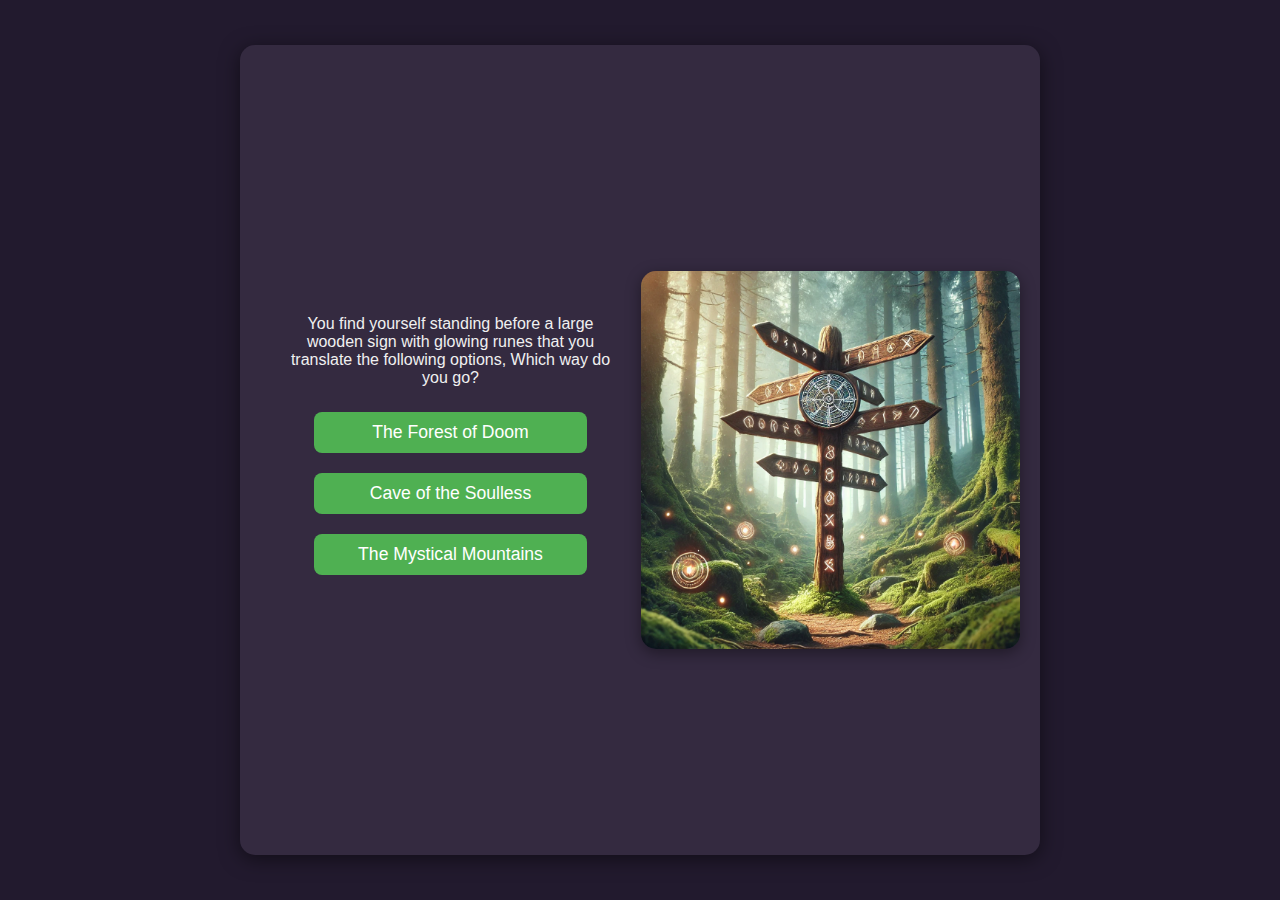
<file: index.html>
<!DOCTYPE html>
<html lang="en">
<head>
    <meta charset="UTF-8">
    <meta name="viewport" content="width=device-width, initial-scale=1.0">
    <title>Mini DnD</title>
    <link rel="stylesheet" href="adventure.css">
</head>
<body>
    <div id="game-container">

            <div id="text-stuff">
                <p id="story-text"></p>
                <div id="choices-container"></div>
            </div>
            
            <div id="img-box" class="image-box-cl">
                <img id="story-image" src="" alt="Adventure scene">
            </div>

    </div>

    <script src="adventure.js"></script>
</body>
</html>
</file>
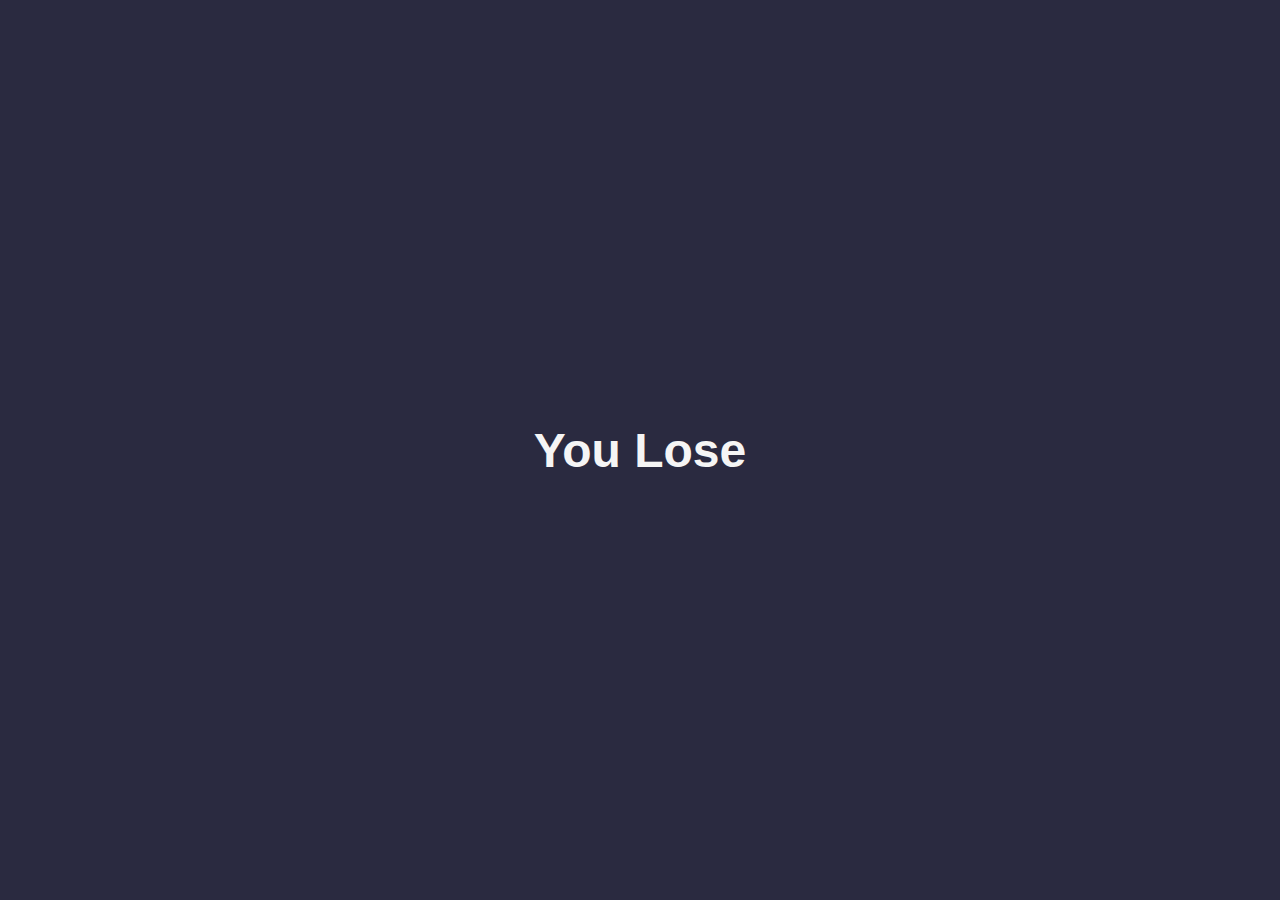
<file: loser.html>
<!DOCTYPE html>
<html lang="en">
<head>
    <meta charset="UTF-8">
    <meta name="viewport" content="width=device-width, initial-scale=1.0">
    <title>You Lose</title>
    <style>
        body {
            display: flex;
            justify-content: center;
            align-items: center;
            height: 100vh;
            margin: 0;
            font-family: Arial, sans-serif;
            background-color: #2a2a40;
            color: whitesmoke;
        }
        h1 {
            font-size: 3rem;
        }
    </style>
</head>
<body>
    <h1>You Lose</h1>
</body>
</html>
</file>
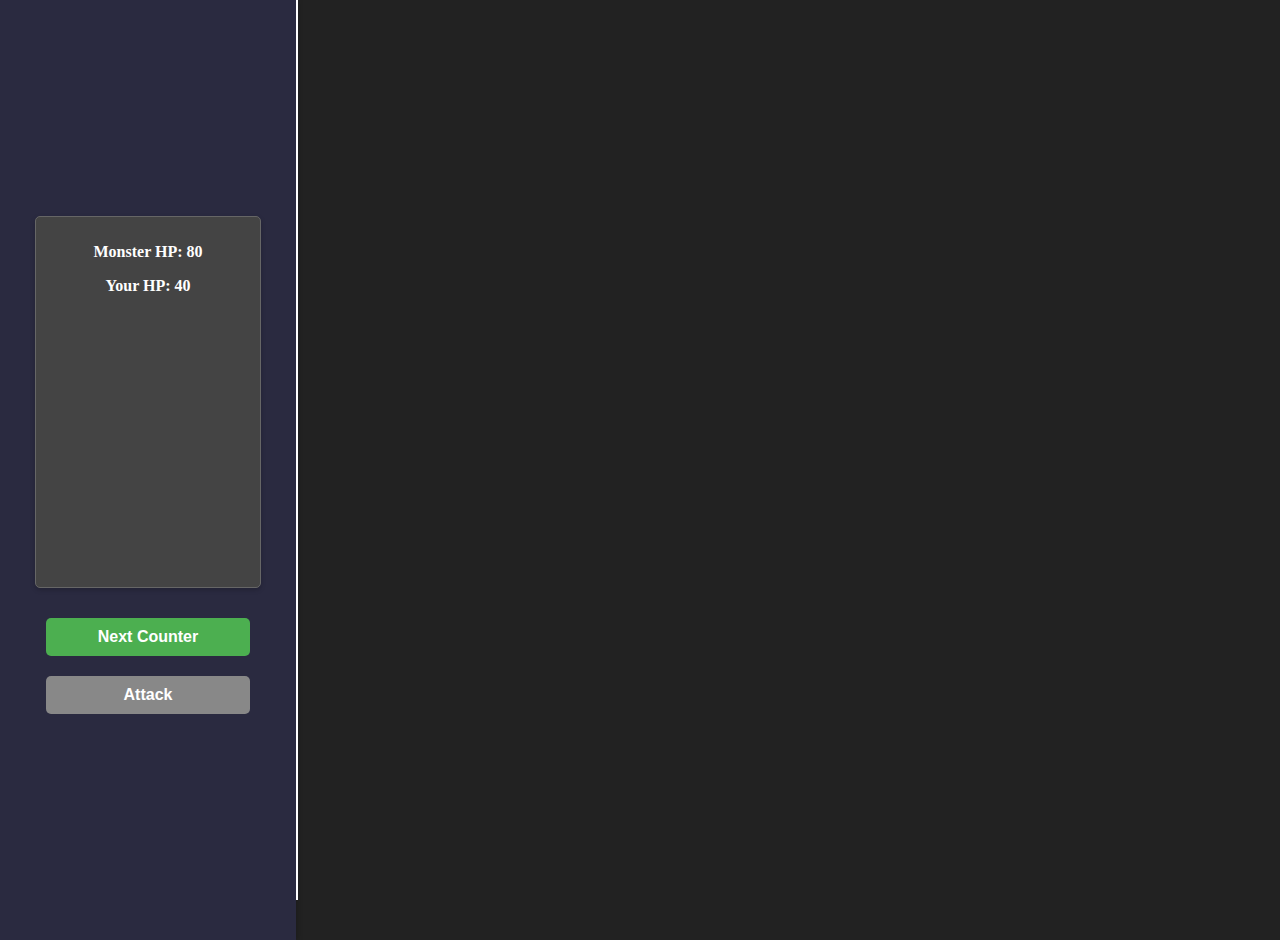
<file: map.html>
<!DOCTYPE html>
<html lang="en">
<head>
    <meta charset="UTF-8">
    <meta name="viewport" content="width=device-width, initial-scale=1.0">
    <title>Mini DnD</title>
    <link rel="stylesheet" href="map.css">
</head>
<body>
    <div class="game-container">
        <div class="control-panel">
            <div id="info-display">
                <div id="dice">

                </div>
                <div id="health">

                </div>
            </div>
            <button id="iterate-button">Next Counter</button>
            <button id="attack-button">Attack</button>
        </div>

        <div id="board-container">
            <div id="board">
            </div>
        </div>
    </div>
    <script src="map.js"></script>
</body>
</html>
</file>
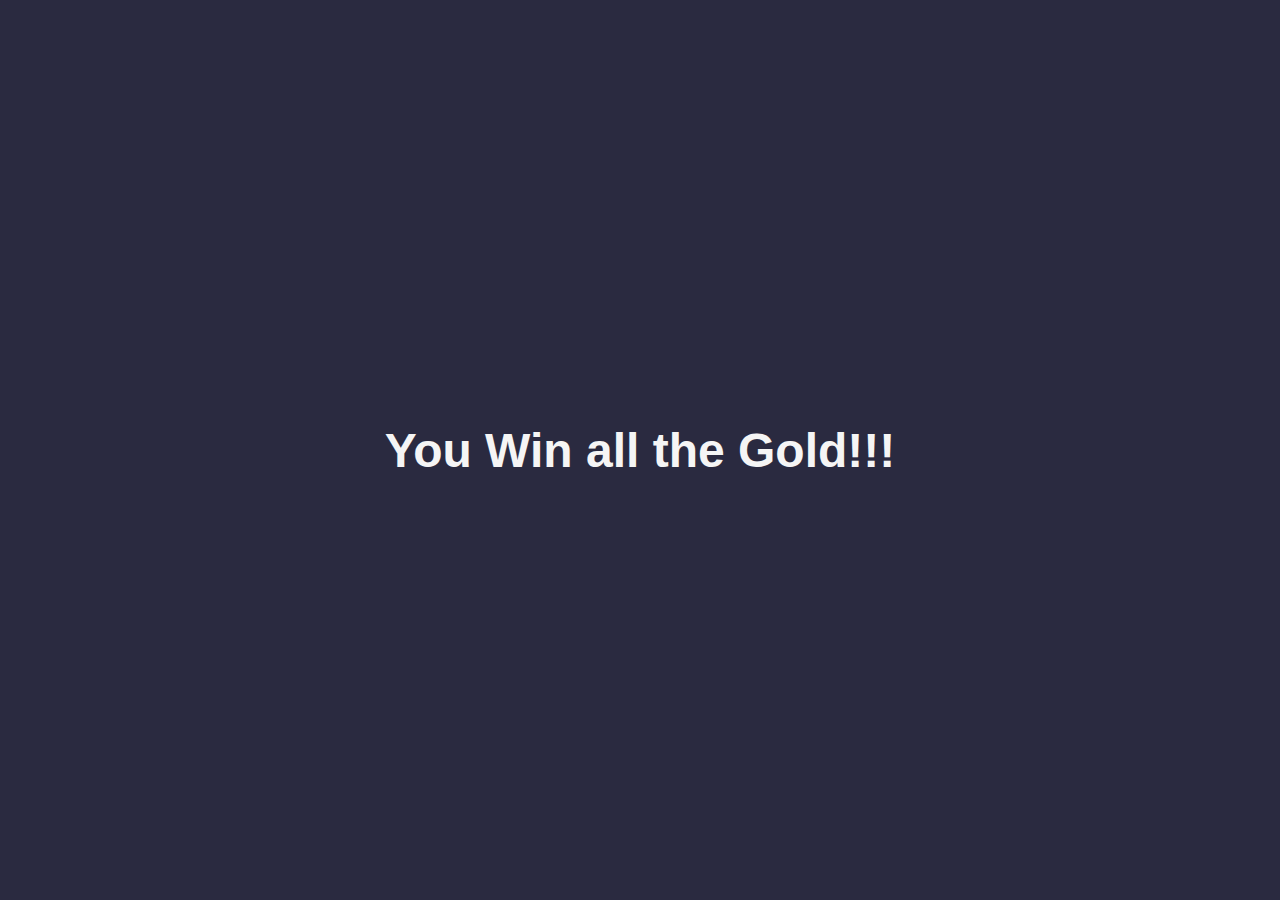
<file: winner.html>
<!DOCTYPE html>
<html lang="en">
<head>
    <meta charset="UTF-8">
    <meta name="viewport" content="width=device-width, initial-scale=1.0">
    <title>Winner</title>
    <style>
        body {
            display: flex;
            justify-content: center;
            align-items: center;
            height: 100vh;
            margin: 0;
            font-family: Arial, sans-serif;
            background-color: #2a2a40;
            color: whitesmoke;
        }
        h1 {
            font-size: 3rem;
        }
    </style>
</head>
<body>
    <h1>You Win all the Gold!!!</h1>
</body>
</html>
</file>
<file: adventure.css>
* {
    margin: 0;
    padding: 0;
    box-sizing: border-box;
    font-family: 'Verdana', sans-serif;
}

body {
    background-color: #221a2e;
    color: #f0f0f0;
    display: flex;
    justify-content: center;
    align-items: center;
    height: 100vh;
    overflow: hidden;
}

#game-container {
    width: 90%;
    height: 90vh;
    max-width: 800px;
    background-color: #342a40;
    border-radius: 15px;
    padding: 20px;
    box-shadow: 0 4px 20px rgba(0, 0, 0, 0.5);
    display: flex;
    justify-content: space-around;
}


#text-stuff {
    text-align: center;
    margin: auto;
    width: 400px;
    padding-right: 20px;
    padding-left: 20px;
}

p#story-text {
    font-size: 1rem;
    margin-bottom: 15px;
}

#choices-container {
    display: flex;
    flex-direction: column;
    align-items: center;
}

button.choice-btn {
    background-color: #4fb052;
    border: none;
    color: white;
    padding: 10px 20px;
    margin: 10px;
    border-radius: 8px;
    font-size: 1.1rem;
    cursor: pointer;
    transition: background-color 0.3s;
    width: 80%;
}

button.choice-btn:hover {
    background-color: #45a049;
}

.image-box-cl {
    display: flex;
    justify-content: center;
    align-items: center;
    margin-top: 20px;
    width: 400px;
}

.image-box-cl img {
    max-width: 100%;
    border-radius: 15px;
    box-shadow: 0 4px 15px rgba(0, 0, 0, 0.4);
}

.btn-box {
    display: flex;
    justify-content: center;
    margin-top: 20px;
}

#next-button {
    background-color: #007acc;
    color: white;
    border: none;
    padding: 10px 20px;
    font-size: 1.1rem;
    border-radius: 8px;
    cursor: pointer;
    transition: background-color 0.3s;
}

#next-button:hover {
    background-color: #005fa3;
}
</file>
<file: map.css>
body, html {
    margin: 0;
    padding: 0;
    width: 100vw;
    height: 100vh;
    display: flex;
    justify-content: center;
    align-items: center;
    background-color: #222;
    overflow: hidden;
}
.game-container {
    display: flex;
    margin-left: none;
    position: absolute;
    top: 0;
    left: 0;
    width: 1320px;
    height: 672px;
}

.control-panel {
    width: 20vw;
    height: 100vh;
    background-color: #2a2a40;
    display: flex;
    flex-direction: column;
    align-items: center;
    justify-content: center;
    padding: 20px;
    box-shadow: 2px 0 5px rgba(0, 0, 0, 0.2);
}

.control-panel button {
    width: 80%;
    padding: 10px 20px;
    margin: 10px 0;
    font-size: 1rem;
    font-weight: bold;
    color: white;
    background-color: #4caf50;
    border: none;
    border-radius: 5px;
    cursor: pointer;
    transition: background-color 0.3s ease;
}

.control-panel button:hover {
    background-color: #0056b3;
}

.control-panel button:disabled {
    background-color: #888;
    cursor: not-allowed;
}

#board-container {
    width: 80vw;
    height: 100vh;
    overflow: hidden;
    display: flex;
    justify-content: center;
    align-items: center;
    padding: 0;
    max-width: 1024px;
}

.map-image {
    width: 100vh;
    height: 100vh;
    opacity: 0.5;
    /* display: flex;
    justify-content: center;
    align-items: center; */
}

#board {
    display: grid;
    grid-template-columns: repeat(8, 1fr);
    grid-template-rows: repeat(8, 1fr);
    width: 80vw;
    height: 100vh;
    border: 2px solid white;
    margin: 0;
    max-width: 1028px;
}

.cell {
    border: 1px solid rgb(252, 8, 183);
    background-color: #dddddd03;
    display: flex;
    justify-content: center;
    align-items: center;
    font-size: 1.5rem;
    transition: background 0.3s;
    width: 100px;
    height: 100px;
}

.cell:hover {
    background-color: #bbb;
}
.counter {
    position: absolute;
    width: 90px;
    height: 90px;
    background-color: rgb(109, 206, 245);
    border-radius: 50%;
    display: flex;
    justify-content: center;
    align-items: center;
    color: white;
    font-size: 24px;
    font-weight: bold;
    transition: 0.2s ease-in-out;
    cursor: pointer;
}

/* Active Counter (Clicked) */
.counter.active {
    background-color: #4caf50; 
    border: 2px solid white; 
}
#counter-Monster {
    background-color: red;
}

#info-display {
    width: 80%;
    height: 350px;
    padding: 10px;
    margin-bottom: 20px;
    font-size: 1rem;
    font-weight: bold;
    color: white;
    background-color: #444;
    border: 1px solid #666;
    border-radius: 5px;
    text-align: center;
    box-shadow: 0 2px 5px rgba(0, 0, 0, 0.2);
}
</file>
